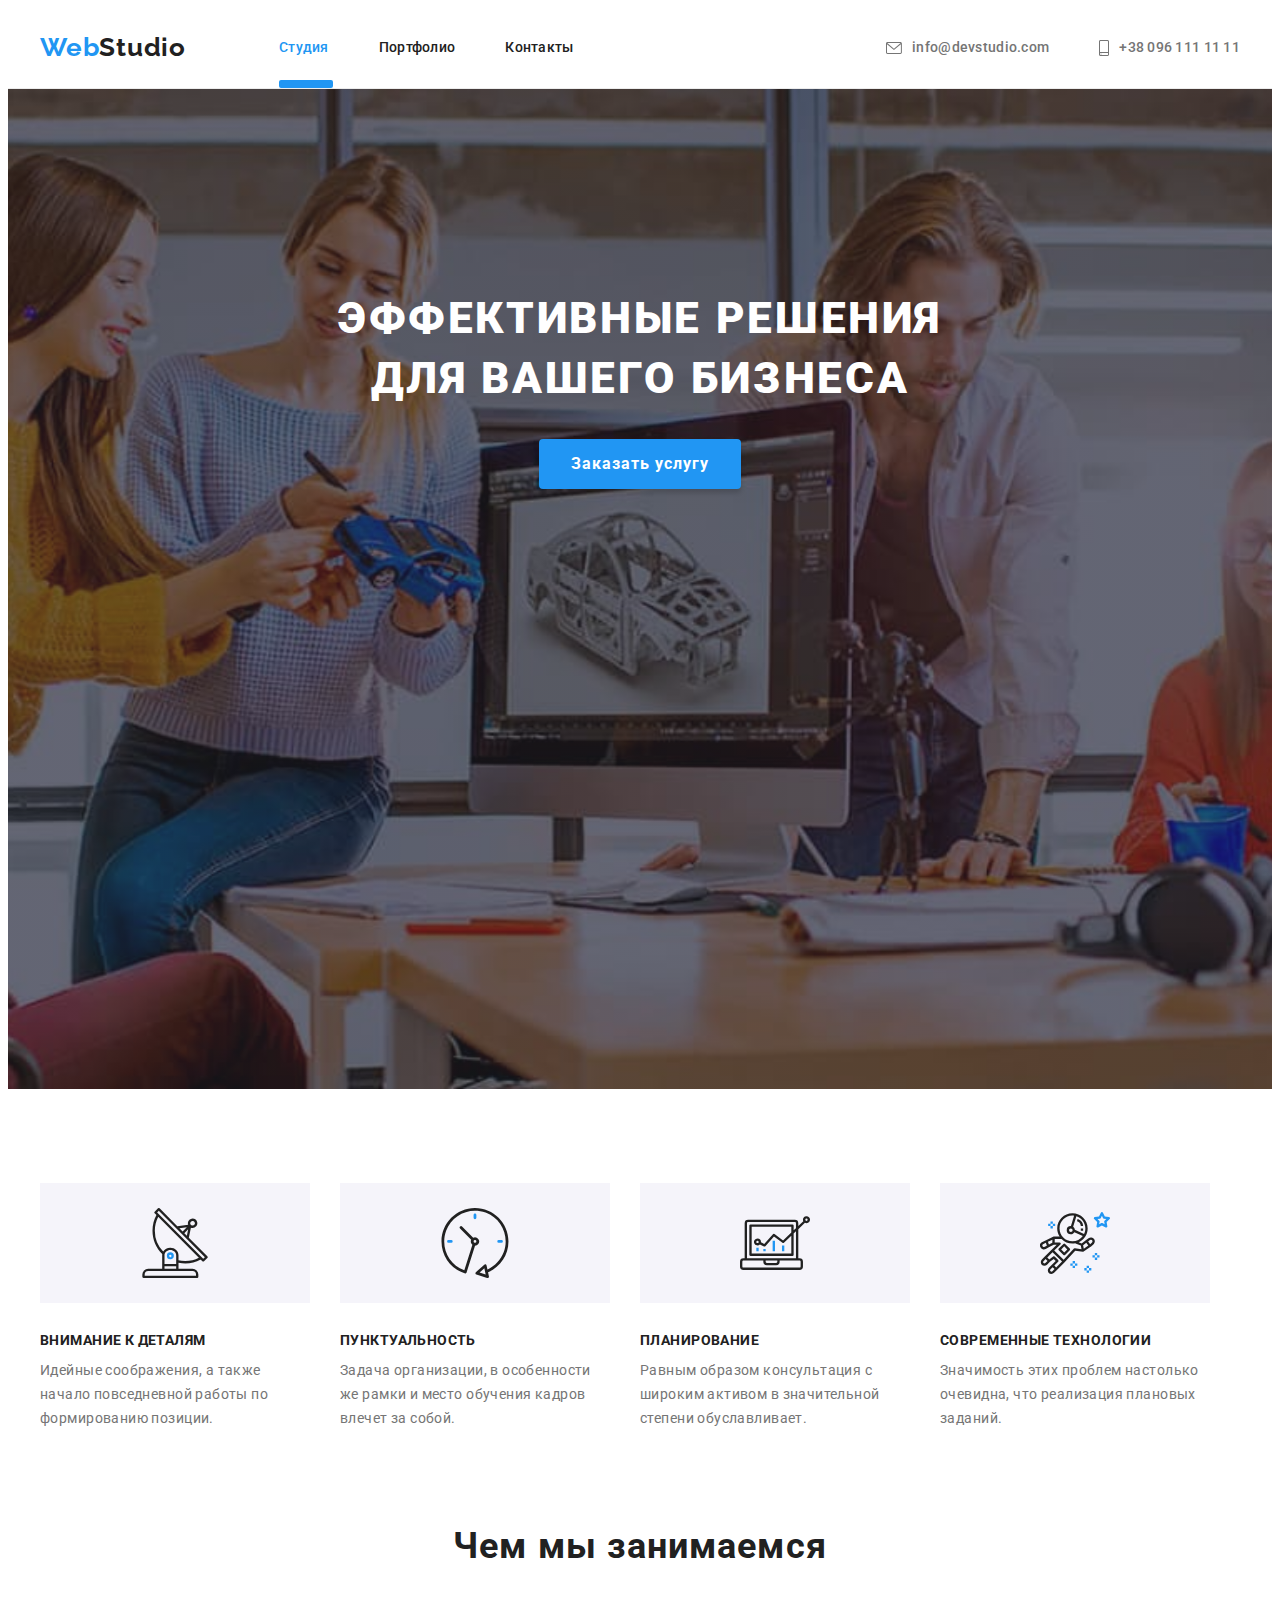
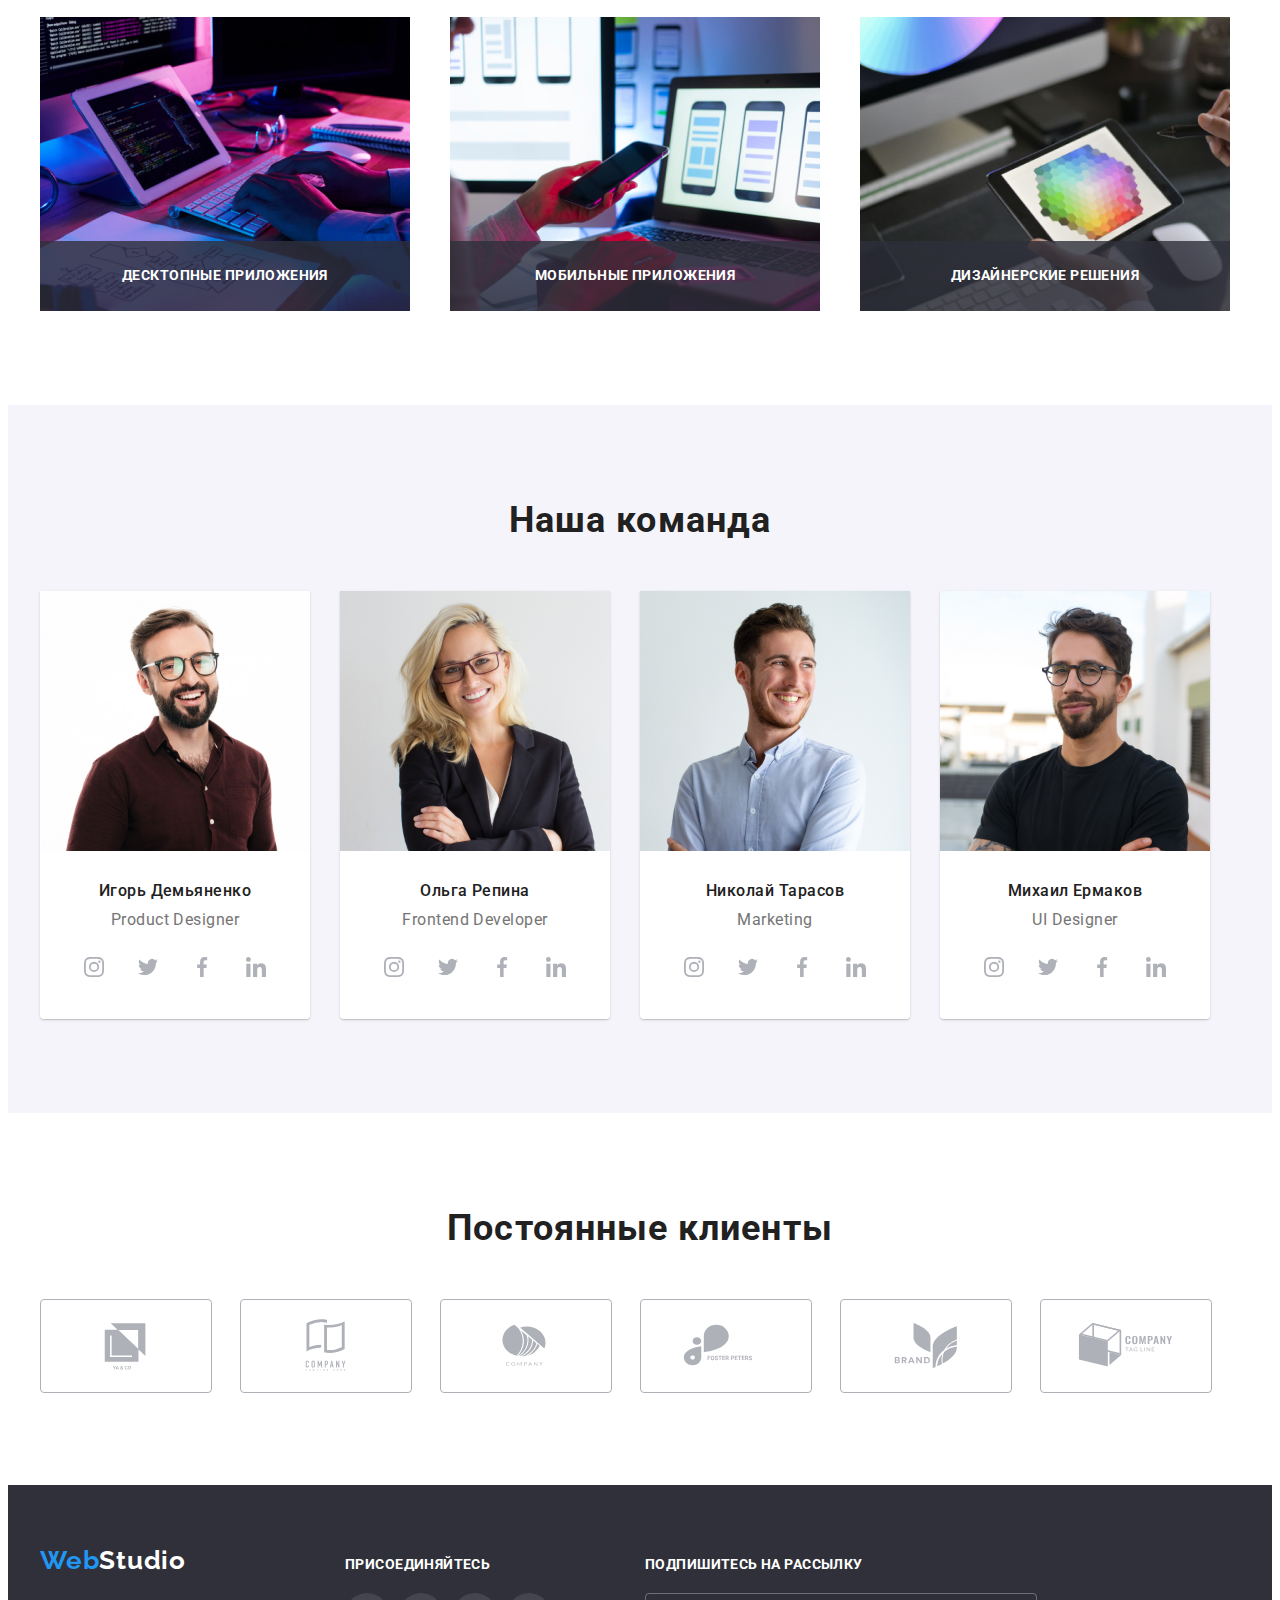
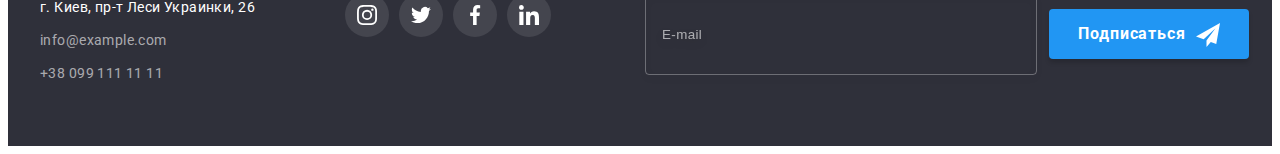
<file: index.html>
<!DOCTYPE html>
<html lang="ru">
  <head>
    <meta charset="UTF-8" />
    <meta http-equiv="X-UA-Compatible" content="IE=edge" />
    <meta name="viewport" content="width=device-width, initial-scale=1.0" />
    <title>WebStudio</title>
    <link rel="preconnect" href="https://fonts.googleapis.com" />
    <link rel="preconnect" href="https://fonts.gstatic.com" crossorigin />
    <link
      href="https://fonts.googleapis.com/css2?family=Raleway:wght@700&family=Roboto:wght@400;500;700;900&display=swap"
      rel="stylesheet"
    />
    <link
      rel="stylesheet"
      href="https://cdnjs.cloudflare.com/ajax/libs/modern-normalize/1.1.0/modern-normalize.min.css"
      integrity="sha512-wpPYUAdjBVSE4KJnH1VR1HeZfpl1ub8YT/NKx4PuQ5NmX2tKuGu6U/JRp5y+Y8XG2tV+wKQpNHVUX03MfMFn9Q=="
      crossorigin="anonymous"
      referrerpolicy="no-referrer"
    />
    <link rel="stylesheet" href="./css/main.min.css" />
  </head>

  <body>
    <!-- Header -->
    <header class="page-header">
      <div class="container page-header__container">
        <a href="./index.html" lang="en" class="logo page-header__logo link">
          <span class="logo__text--accent">Web</span>Studio</a
        >

        <nav class="page-nav">
          <ul class="page-nav__list list">
            <li class="page-nav__item">
              <a href="./index.html" class="page-nav__link page-nav__link--current link">Студия</a>
            </li>
            <li class="page-nav__item">
              <a href="./portfolio.html" class="page-nav__link link">Портфолио</a>
            </li>
            <li class="page-nav__item"><a href="" class="page-nav__link link">Контакты</a></li>
          </ul>
        </nav>

        <ul class="contacts page-header__contacts list">
          <li class="contacts__item">
            <a href="mailto:info@devstudio.com" class="contacts__link link">
              <svg class="contacts__icon" width="16" height="12">
                <use href="./images/icons.svg#icon-envelope"></use></svg
              >info@devstudio.com</a
            >
          </li>

          <li class="contacts__item">
            <a href="tel:+380991111111" class="contacts__link link">
              <svg class="contacts__icon" width="10" height="16">
                <use href="./images/icons.svg#icon-smartphone"></use></svg
              >+38 096 111 11 11</a
            >
          </li>
        </ul>
      </div>
    </header>

    <!-- Main section of the page -->
    <main>
      <!-- Hero part -->
      <section class="hero">
        <div class="hero__image">
          <div class="container">
            <h1 class="hero__title">Эффективные решения для вашего бизнеса</h1>
            <button type="button" class="button button--primary" data-modal-open>
              <span class="button__label">Заказать услугу</span>
            </button>
          </div>
        </div>
      </section>

      <!-- Section of advantages -->
      <section class="advantages section">
        <div class="container">
          <h2 class="title advantages__title visually-hidden">Наши особенности</h2>
          <ul class="advantages__list list">
            <li class="advantages__items">
              <div class="advantage-card">
                <div class="advantage-card__tumb">
                  <svg class="advantage-card__icon" width="70" height="70">
                    <use href="./images/icons.svg#icon-antenna"></use>
                  </svg>
                </div>
                <h3 class="advantage-card__name">Внимание к деталям</h3>
                <p class="advantage-card__text">
                  Идейные соображения, а также начало повседневной работы по формированию позиции.
                </p>
              </div>
            </li>

            <li class="advantages__items">
              <div class="advantage-card">
                <div class="advantage-card__tumb">
                  <svg class="advantage-card__icon" width="70" height="70">
                    <use href="./images/icons.svg#icon-clock"></use>
                  </svg>
                </div>
                <h3 class="advantage-card__name">Пунктуальность</h3>
                <p class="advantage-card__text">
                  Задача организации, в особенности же рамки и место обучения кадров влечет за
                  собой.
                </p>
              </div>
            </li>

            <li class="advantages__items">
              <div class="advantage-card">
                <div class="advantage-card__tumb">
                  <svg class="advantage-card__icon" width="70" height="70">
                    <use href="./images/icons.svg#icon-diagram"></use>
                  </svg>
                </div>
                <h3 class="advantage-card__name">Планирование</h3>
                <p class="advantage-card__text">
                  Равным образом консультация с широким активом в значительной степени
                  обуславливает.
                </p>
              </div>
            </li>

            <li class="advantages__items">
              <div class="advantage-card">
                <div class="advantage-card__tumb">
                  <svg class="advantage-card__icon" width="70" height="70">
                    <use href="./images/icons.svg#icon-astronaut"></use>
                  </svg>
                </div>
                <h3 class="advantage-card__name">Современные технологии</h3>
                <p class="advantage-card__text">
                  Значимость этих проблем настолько очевидна, что реализация плановых заданий.
                </p>
              </div>
            </li>
          </ul>
        </div>
      </section>

      <!-- Section about -->
      <section class="about">
        <div class="container">
          <h2 class="title about__title">Чем мы занимаемся</h2>
          <ul class="about__list list">
            <li class="about__item">
              <img
                src="./images/computer-working.jpg"
                alt="Разработка алгоритма"
                width="370"
                height="294"
                class="about__image"
              />
              <p class="about__text">Десктопные приложения</p>
            </li>

            <li class="about__item">
              <img
                src="./images/laptop-working.jpg"
                alt="Разработка приложения"
                width="370"
                height="294"
                class="about__image"
              />
              <p class="about__text">Мобильные приложения</p>
            </li>

            <li class="about__item">
              <img
                src="./images/tablet-working.jpg"
                alt="Подбор палитры цветов"
                width="370"
                height="294"
                class="about__image"
              />
              <p class="about__text">Дизайнерские решения</p>
            </li>
          </ul>
        </div>
      </section>

      <!-- Section of team members presentation -->
      <section class="team section">
        <div class="container">
          <h2 class="title team__title">Наша команда</h2>
          <ul class="team__list list">
            <li class="team__item">
              <div class="member-card">
                <img
                  src="./images/demianenko.jpg"
                  alt="Product Designer"
                  width="270"
                  height="260"
                  class="member-card__image"
                />
                <div class="member-card__meta">
                  <h3 class="member-card__name">Игорь Демьяненко</h3>
                  <p lang="en" class="member-card__text">Product Designer</p>

                  <ul class="socials list">
                    <li class="socials__item">
                      <a href="" class="socials__link" aria-label="instagram">
                        <svg class="socials__icon" width="20" height="20">
                          <use href="./images/icons.svg#icon-instagram"></use>
                        </svg>
                      </a>
                    </li>
                    <li class="socials__item">
                      <a href="" class="socials__link" aria-label="twitter">
                        <svg class="socials__icon" width="20" height="20">
                          <use href="./images/icons.svg#icon-twitter"></use>
                        </svg>
                      </a>
                    </li>
                    <li class="socials__item">
                      <a href="" class="socials__link" aria-label="facebook">
                        <svg class="socials__icon" width="20" height="20">
                          <use href="./images/icons.svg#icon-facebook"></use>
                        </svg>
                      </a>
                    </li>
                    <li class="socials__item">
                      <a href="" class="socials__link" aria-label="linkedin">
                        <svg class="socials__icon" width="20" height="20">
                          <use href="./images/icons.svg#icon-linkedin"></use>
                        </svg>
                      </a>
                    </li>
                  </ul>
                </div>
              </div>
            </li>

            <li class="team__item">
              <div class="member-card">
                <img
                  src="./images/repina.jpg"
                  alt="Frontend Developer"
                  width="270"
                  height="260"
                  class="member-card__image"
                />
                <div class="member-card__meta">
                  <h3 class="member-card__name">Ольга Репина</h3>
                  <p lang="en" class="member-card__text">Frontend Developer</p>

                  <ul class="socials list">
                    <li class="socials__item">
                      <a href="" class="socials__link" aria-label="instagram">
                        <svg class="socials__icon" width="20" height="20">
                          <use href="./images/icons.svg#icon-instagram"></use>
                        </svg>
                      </a>
                    </li>
                    <li class="socials__item">
                      <a href="" class="socials__link" aria-label="twitter">
                        <svg class="socials__icon" width="20" height="20">
                          <use href="./images/icons.svg#icon-twitter"></use>
                        </svg>
                      </a>
                    </li>
                    <li class="socials__item">
                      <a href="" class="socials__link" aria-label="facebook">
                        <svg class="socials__icon" width="20" height="20">
                          <use href="./images/icons.svg#icon-facebook"></use>
                        </svg>
                      </a>
                    </li>
                    <li class="socials__item">
                      <a href="" class="socials__link" aria-label="linkedin">
                        <svg class="socials__icon" width="20" height="20">
                          <use href="./images/icons.svg#icon-linkedin"></use>
                        </svg>
                      </a>
                    </li>
                  </ul>
                </div>
              </div>
            </li>

            <li class="team__item">
              <div class="member-card">
                <img
                  src="./images/tarasov.jpg"
                  alt="Marketing"
                  width="270"
                  height="260"
                  class="member-card__image"
                />
                <div class="member-card__meta">
                  <h3 class="member-card__name">Николай Тарасов</h3>
                  <p lang="en" class="member-card__text">Marketing</p>

                  <ul class="socials list">
                    <li class="socials__item">
                      <a href="" class="socials__link" aria-label="instagram">
                        <svg class="socials__icon" width="20" height="20">
                          <use href="./images/icons.svg#icon-instagram"></use>
                        </svg>
                      </a>
                    </li>
                    <li class="socials__item">
                      <a href="" class="socials__link" aria-label="twitter">
                        <svg class="socials__icon" width="20" height="20">
                          <use href="./images/icons.svg#icon-twitter"></use>
                        </svg>
                      </a>
                    </li>
                    <li class="socials__item">
                      <a href="" class="socials__link" aria-label="facebook">
                        <svg class="socials__icon" width="20" height="20">
                          <use href="./images/icons.svg#icon-facebook"></use>
                        </svg>
                      </a>
                    </li>
                    <li class="socials__item">
                      <a href="" class="socials__link" aria-label="linkedin">
                        <svg class="socials__icon" width="20" height="20">
                          <use href="./images/icons.svg#icon-linkedin"></use>
                        </svg>
                      </a>
                    </li>
                  </ul>
                </div>
              </div>
            </li>

            <li class="team__item">
              <div class="member-card">
                <img
                  src="./images/yermakov.jpg"
                  alt="UI Designer"
                  width="270"
                  height="260"
                  class="member-card__image"
                />
                <div class="member-card__meta">
                  <h3 class="member-card__name">Михаил Ермаков</h3>
                  <p lang="en" class="member-card__text">UI Designer</p>

                  <ul class="socials list">
                    <li class="socials__item">
                      <a href="" class="socials__link" aria-label="instagram">
                        <svg class="socials__icon" width="20" height="20">
                          <use href="./images/icons.svg#icon-instagram"></use>
                        </svg>
                      </a>
                    </li>
                    <li class="socials__item">
                      <a href="" class="socials__link" aria-label="twitter">
                        <svg class="socials__icon" width="20" height="20">
                          <use href="./images/icons.svg#icon-twitter"></use>
                        </svg>
                      </a>
                    </li>
                    <li class="socials__item">
                      <a href="" class="socials__link" aria-label="facebook">
                        <svg class="socials__icon" width="20" height="20">
                          <use href="./images/icons.svg#icon-facebook"></use>
                        </svg>
                      </a>
                    </li>
                    <li class="socials__item">
                      <a href="" class="socials__link" aria-label="linkedin">
                        <svg class="socials__icon" width="20" height="20">
                          <use href="./images/icons.svg#icon-linkedin"></use>
                        </svg>
                      </a>
                    </li>
                  </ul>
                </div>
              </div>
            </li>
          </ul>
        </div>
      </section>

      <!-- Section of clients -->

      <section class="companies section">
        <div class="container">
          <h2 class="title companies__title">Постоянные клиенты</h2>
          <ul class="companies__list list">
            <li class="companies__item">
              <a href="" class="companies__link">
                <svg class="companies__icon" width="106" height="60">
                  <use href="./images/icons.svg#icon-client-one"></use>
                </svg>
              </a>
            </li>

            <li class="companies__item">
              <a href="" class="companies__link">
                <svg class="companies__icon" width="106" height="60">
                  <use href="./images/icons.svg#icon-client-two"></use>
                </svg>
              </a>
            </li>

            <li class="companies__item">
              <a href="" class="companies__link">
                <svg class="companies__icon" width="106" height="60">
                  <use href="./images/icons.svg#icon-client-three"></use>
                </svg>
              </a>
            </li>

            <li class="companies__item">
              <a href="" class="companies__link">
                <svg class="companies__icon" width="106" height="60">
                  <use href="./images/icons.svg#icon-client-four"></use>
                </svg>
              </a>
            </li>

            <li class="companies__item">
              <a href="" class="companies__link">
                <svg class="companies__icon" width="106" height="60">
                  <use href="./images/icons.svg#icon-client-five"></use>
                </svg>
              </a>
            </li>

            <li class="companies__item">
              <a href="" class="companies__link">
                <svg class="companies__icon" width="106" height="60">
                  <use href="./images/icons.svg#icon-client-six"></use>
                </svg>
              </a>
            </li>
          </ul>
        </div>
      </section>
    </main>

    <!-- Footer -->
    <!-- Footer adress -->
    <footer class="footer">
      <div class="container footer__container">
        <div class="footer__adress-wrapper">
          <a href="./index.html" lang="en" class="logo footer__logo link"
            ><span class="logo__text--accent">Web</span>Studio</a
          >
          <address class="adress">
            <ul class="adress__list list">
              <li class="adress__item">
                <a
                  href="https://goo.gl/maps/kHpRwScm4gV7EPfF7"
                  target="_blank"
                  rel="noopener noreferer nofollow"
                  class="adress__link link"
                  >г. Киев, пр-т Леси Украинки, 26</a
                >
              </li>

              <li class="adress__item">
                <a href="mailto:info@example.com" class="adress__link adress__link--colored link"
                  >info@example.com</a
                >
              </li>

              <li class="adress__item">
                <a href="tel:+380991111111" class="adress__link adress__link--colored link"
                  >+38 099 111 11 11</a
                >
              </li>
            </ul>
          </address>
        </div>

        <!-- Footer social links -->
        <div class="footer__socials-wrapper">
          <p class="footer__title">Присоединяйтесь</p>
          <ul class="socials list">
            <li class="socials__item">
              <a href="" class="socials__link socials__link--dark" aria-label="instagram">
                <svg class="socials__icon" width="20" height="20">
                  <use href="./images/icons.svg#icon-instagram"></use>
                </svg>
              </a>
            </li>
            <li class="socials__item">
              <a href="" class="socials__link socials__link--dark" aria-label="twitter">
                <svg class="socials__icon" width="20" height="20">
                  <use href="./images/icons.svg#icon-twitter"></use>
                </svg>
              </a>
            </li>
            <li class="socials__item">
              <a href="" class="socials__link socials__link--dark" aria-label="facebook">
                <svg class="socials__icon" width="20" height="20">
                  <use href="./images/icons.svg#icon-facebook"></use>
                </svg>
              </a>
            </li>
            <li class="socials__item">
              <a href="" class="socials__link socials__link--dark" aria-label="linkedin">
                <svg class="socials__icon" width="20" height="20">
                  <use href="./images/icons.svg#icon-linkedin"></use>
                </svg>
              </a>
            </li>
          </ul>
        </div>

        <div class="footer__form-wrapper">
          <p class="footer__title">Подпишитесь на рассылку</p>
          <form class="sign-form">
            <label>
              <input type="email" name="user-mail" class="sign-form__email" placeholder="E-mail"
            /></label>
            <button type="submit " class="button button--primary footer__button">
              Подписаться<svg class="button-icon button-icon--append" width="24" height="24">
                <use href="./images/icons.svg#icon-send"></use>
              </svg>
            </button>
          </form>
        </div>
      </div>
    </footer>

    <!-- Modal windows -->
    <div class="backdrop is-hidden" data-modal>
      <div class="modal-window backdrop__modal-window">
        <button type="button" class="close-button modal-window__close-button" data-modal-close>
          <svg class="close-button__icon" width="11" height="11">
            <use href="./images/icons.svg#icon-close"></use>
          </svg>
        </button>

        <p class="modal-window__title">Оставьте свои данные, мы вам перезвоним</p>

        <form class="registration-form">
          <div class="registration-form__wrapper">
            <div class="registration-form__element">
              <label for="user-name" class="registration-form__label">Имя</label>
              <div class="registration-form__wrap">
                <input
                  type="text"
                  id="user-name"
                  name="user-name"
                  class="registration-form__input"
                  placeholder=" "
                />
                <svg class="registration-form__icon" width="18" height="18">
                  <use href="./images/icons.svg#icon-email-black"></use>
                </svg>
              </div>
            </div>

            <div class="registration-form__element">
              <label for="user-tel" class="registration-form__label">Телефон</label>
              <div class="registration-form__wrap">
                <input
                  type="tel"
                  id="user-tel"
                  name="user-tel"
                  class="registration-form__input"
                  placeholder=" "
                />
                <svg class="registration-form__icon" width="18" height="18">
                  <use href="./images/icons.svg#icon-phone-black"></use>
                </svg>
              </div>
            </div>

            <div class="registration-form__element">
              <label for="user-email" class="registration-form__label">Почта</label>
              <div class="registration-form__wrap">
                <input
                  type="email"
                  id="user-email"
                  name="user-email"
                  class="registration-form__input"
                  placeholder=" "
                />
                <svg class="registration-form__icon" width="18" height="18">
                  <use href="./images/icons.svg#icon-person-black"></use>
                </svg>
              </div>
            </div>

            <div class="registration-form__element">
              <label for="user-comment" class="registration-form__label">Комментарий</label>
              <textarea
                name="user-comment"
                id="user-comment"
                cols="30"
                rows="10"
                placeholder="Введите текст"
                class="registration-form__comment"
              ></textarea>
            </div>
          </div>

          <div class="license-form registration-form__license-form">
            <input
              type="checkbox"
              id="user-license"
              name="user-license"
              value="true"
              class="license-form__input visually-hidden"
            />
            <label class="license-form__label" for="user-license">
              <span class="license-form__checkbox">
                <svg class="license-form__icon" width="11" height="8">
                  <use href="./images/icons.svg#icon-checked"></use>
                </svg>
              </span>
              <span
                >Соглашаюсь с рассылкой и принимаю
                <a href="" class="license-form__agreement"> Условия договора</a></span
              >
            </label>
          </div>

          <div class="modal-window__button">
            <button type="submit" class="button button--primary">Отправить</button>
          </div>
        </form>
      </div>
    </div>

    <script src="./js/modal.js"></script>
  </body>
</html>
</file>
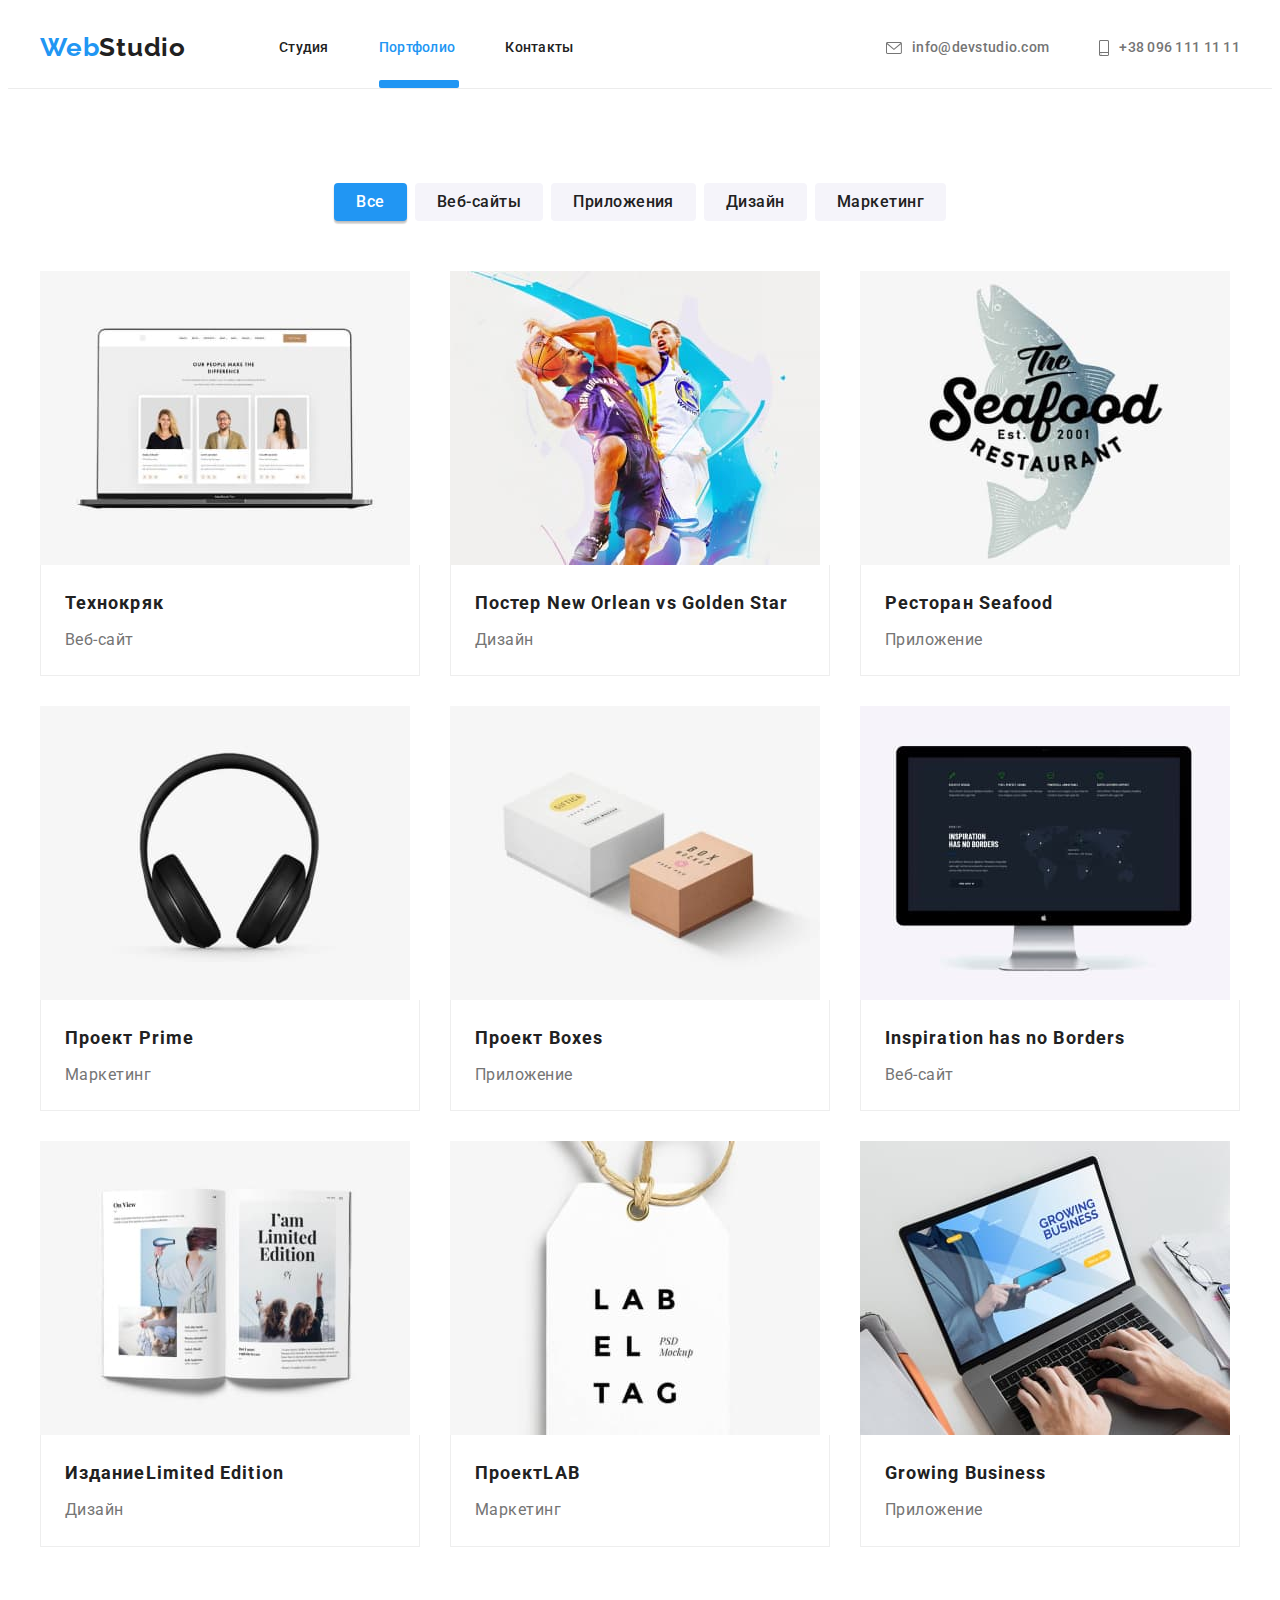
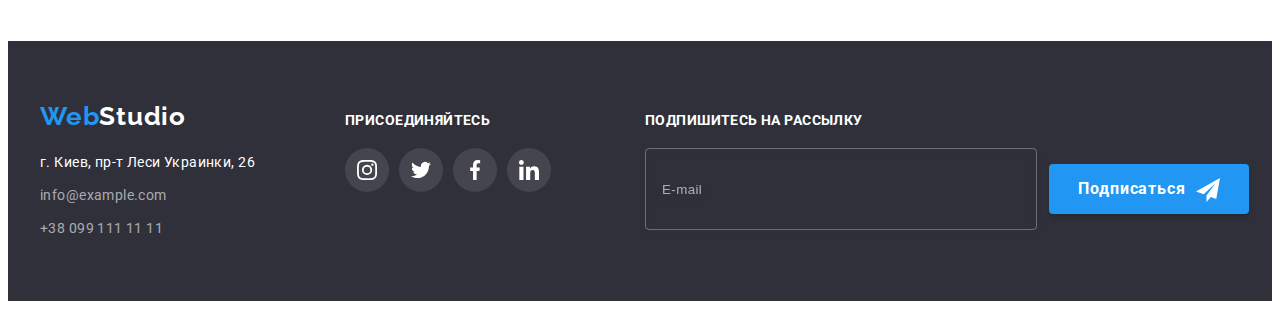
<file: portfolio.html>
<!DOCTYPE html>
<html lang="ru">
  <head>
    <meta charset="UTF-8" />
    <meta http-equiv="X-UA-Compatible" content="IE=edge" />
    <meta name="viewport" content="width=device-width, initial-scale=1.0" />
    <title>Portfolio</title>
    <link rel="preconnect" href="https://fonts.googleapis.com" />
    <link rel="preconnect" href="https://fonts.gstatic.com" crossorigin />
    <link
      href="https://fonts.googleapis.com/css2?family=Raleway:wght@700&family=Roboto:wght@400;500;700;900&display=swap"
      rel="stylesheet"
    />
    <link
      rel="stylesheet"
      href="https://cdnjs.cloudflare.com/ajax/libs/modern-normalize/1.1.0/modern-normalize.min.css"
      integrity="sha512-wpPYUAdjBVSE4KJnH1VR1HeZfpl1ub8YT/NKx4PuQ5NmX2tKuGu6U/JRp5y+Y8XG2tV+wKQpNHVUX03MfMFn9Q=="
      crossorigin="anonymous"
      referrerpolicy="no-referrer"
    />
    <link rel="stylesheet" href="./css/main.min.css" />
  </head>

  <body>
    <!-- Header -->
    <header class="page-header">
      <div class="container page-header__container">
        <a href="./index.html" lang="en" class="logo page-header__logo link">
          <span class="logo__text--accent">Web</span>Studio</a
        >

        <nav class="page-nav">
          <ul class="page-nav__list list">
            <li class="page-nav__item">
              <a href="./index.html" class="page-nav__link link">Студия</a>
            </li>
            <li class="page-nav__item">
              <a href="./portfolio.html" class="page-nav__link page-nav__link--current link"
                >Портфолио</a
              >
            </li>
            <li class="page-nav__item"><a href="" class="page-nav__link link">Контакты</a></li>
          </ul>
        </nav>

        <ul class="contacts page-header__contacts list">
          <li class="contacts__item">
            <a href="mailto:info@devstudio.com" class="contacts__link link">
              <svg class="contacts__icon" width="16" height="12">
                <use href="./images/icons.svg#icon-envelope"></use></svg
              >info@devstudio.com</a
            >
          </li>

          <li class="contacts__item">
            <a href="tel:+380991111111" class="contacts__link link">
              <svg class="contacts__icon" width="10" height="16">
                <use href="./images/icons.svg#icon-smartphone"></use></svg
              >+38 096 111 11 11</a
            >
          </li>
        </ul>
      </div>
    </header>

    <!-- Main section of the page -->
    <main>
      <!-- Section of portfolio works -->
      <section class="works section">
        <div class="container">
          <h1 class="title works__title visually-hidden">Наше портфолио</h1>
          <!-- Filter of works -->
          <ul class="buttons-row works__buttons-row list">
            <li class="buttons-row__item">
              <button type="button" class="button buttons-row__button buttons-row__button--active">
                Все
              </button>
            </li>
            <li class="buttons-row__item">
              <button type="button" class="button buttons-row__button">Веб-сайты</button>
            </li>
            <li class="buttons-row__item">
              <button type="button" class="button buttons-row__button">Приложения</button>
            </li>
            <li class="buttons-row__item">
              <button type="button" class="button buttons-row__button">Дизайн</button>
            </li>
            <li class="buttons-row__item">
              <button type="button" class="button buttons-row__button">Маркетинг</button>
            </li>
          </ul>

          <!-- Works examples -->
          <ul class="examples grid list">
            <li class="examples__item">
              <a href="" class="product-card">
                <div class="product-card__tumb">
                  <img
                    src="./images/technocrack.jpg"
                    alt="Ноутбук"
                    width="370"
                    height="294"
                    class="product-card__image"
                  />
                  <div class="product-card__overlay">
                    <p class="product-card__description">
                      Ресурс предлагает комплексные предложения с разным уровнем функционала и
                      сервисов. Все это позволит посетителю получить исчерпывающие сведения о
                      компании или частном лице.
                    </p>
                  </div>
                </div>

                <div class="product-card__meta">
                  <h2 class="product-card__title">Технокряк</h2>
                  <p class="product-card__text">Веб-сайт</p>
                </div>
              </a>
            </li>

            <li class="examples__item">
              <a href="" class="product-card">
                <div class="product-card__tumb">
                  <img
                    src="./images/game-poster.jpg"
                    alt="Два баскетболиста играют баскетбол"
                    width="370"
                    height="294"
                    class="product-card__image"
                  />
                  <div class="product-card__overlay">
                    <p class="product-card__description">
                      Ресурс предлагает комплексные предложения с разным уровнем функционала и
                      сервисов. Все это позволит посетителю получить исчерпывающие сведения о
                      компании или частном лице.
                    </p>
                  </div>
                </div>

                <div class="product-card__meta">
                  <h2 class="product-card__title">
                    Постер <span lang="en">New Orlean vs Golden Star</span>
                  </h2>
                  <p class="product-card__text">Дизайн</p>
                </div>
              </a>
            </li>

            <li class="examples__item">
              <a href="" class="product-card">
                <div class="product-card__tumb">
                  <img
                    src="./images/restorant.jpg"
                    alt="Логотип ресторана"
                    width="370"
                    height="294"
                    class="product-card__image"
                  />
                  <div class="product-card__overlay">
                    <p class="product-card__description">
                      Ресурс предлагает комплексные предложения с разным уровнем функционала и
                      сервисов. Все это позволит посетителю получить исчерпывающие сведения о
                      компании или частном лице.
                    </p>
                  </div>
                </div>

                <div class="product-card__meta">
                  <h2 class="product-card__title">Ресторан <span lang="en">Seafood</span></h2>
                  <p class="product-card__text">Приложение</p>
                </div>
              </a>
            </li>

            <li class="examples__item">
              <a href="" class="product-card">
                <div class="product-card__tumb">
                  <img
                    src="./images/project-prime.jpg"
                    alt="Наушники"
                    width="370"
                    height="294"
                    class="product-card__image"
                  />
                  <div class="product-card__overlay">
                    <p class="product-card__description">
                      Ресурс предлагает комплексные предложения с разным уровнем функционала и
                      сервисов. Все это позволит посетителю получить исчерпывающие сведения о
                      компании или частном лице.
                    </p>
                  </div>
                </div>

                <div class="product-card__meta">
                  <h2 class="product-card__title">Проект <span lang="en">Prime</span></h2>
                  <p class="product-card__text">Маркетинг</p>
                </div>
              </a>
            </li>

            <li class="examples__item">
              <a href="" class="product-card">
                <div class="product-card__tumb">
                  <img
                    src="./images/project-boxes.jpg"
                    alt="Две картонные коробки"
                    width="370"
                    height="294"
                    class="product-card__image"
                  />
                  <div class="product-card__overlay">
                    <p class="product-card__description">
                      Ресурс предлагает комплексные предложения с разным уровнем функционала и
                      сервисов. Все это позволит посетителю получить исчерпывающие сведения о
                      компании или частном лице.
                    </p>
                  </div>
                </div>

                <div class="product-card__meta">
                  <h2 class="product-card__title">Проект <span lang="en">Boxes</span></h2>
                  <p class="product-card__text">Приложение</p>
                </div>
              </a>
            </li>

            <li class="examples__item">
              <a href="" class="product-card">
                <div class="product-card__tumb">
                  <img
                    src="./images/inspiration.jpg"
                    alt="Монитор компьютера"
                    width="370"
                    height="294"
                    class="product-card__image"
                  />
                  <div class="product-card__overlay">
                    <p class="product-card__description">
                      Ресурс предлагает комплексные предложения с разным уровнем функционала и
                      сервисов. Все это позволит посетителю получить исчерпывающие сведения о
                      компании или частном лице.
                    </p>
                  </div>
                </div>
                <div class="product-card__meta">
                  <h2 lang="en" class="product-card__title">Inspiration has no Borders</h2>
                  <p class="product-card__text">Веб-сайт</p>
                </div>
              </a>
            </li>

            <li class="examples__item">
              <a href="" class="product-card">
                <div class="product-card__tumb">
                  <img
                    src="./images/publisher.jpg"
                    alt="Книга ограниченого тиража"
                    width="370"
                    height="294"
                    class="product-card__image"
                  />
                  <div class="product-card__overlay">
                    <p class="product-card__description">
                      Ресурс предлагает комплексные предложения с разным уровнем функционала и
                      сервисов. Все это позволит посетителю получить исчерпывающие сведения о
                      компании или частном лице.
                    </p>
                  </div>
                </div>
                <div class="product-card__meta">
                  <h2 class="product-card__title">Издание<span lang="en">Limited Edition</span></h2>
                  <p class="product-card__text">Дизайн</p>
                </div>
              </a>
            </li>

            <li class="examples__item">
              <a href="" class="product-card">
                <div class="product-card__tumb">
                  <img
                    src="./images/project-lab.jpg"
                    alt="Ярлык"
                    width="370"
                    height="294"
                    class="product-card__image"
                  />
                  <div class="product-card__overlay">
                    <p class="product-card__description">
                      Ресурс предлагает комплексные предложения с разным уровнем функционала и
                      сервисов. Все это позволит посетителю получить исчерпывающие сведения о
                      компании или частном лице.
                    </p>
                  </div>
                </div>
                <div class="product-card__meta">
                  <h2 class="product-card__title">Проект<span lang="en">LAB</span></h2>
                  <p class="product-card__text">Маркетинг</p>
                </div>
              </a>
            </li>

            <li class="examples__item">
              <a href="" class="product-card">
                <div class="product-card__tumb">
                  <img
                    src="./images/growing-business.jpg"
                    alt="Человек работаэт за ноутбуком"
                    width="370"
                    height="294"
                    class="product-card__image"
                  />
                  <div class="product-card__overlay">
                    <p class="product-card__description">
                      Ресурс предлагает комплексные предложения с разным уровнем функционала и
                      сервисов. Все это позволит посетителю получить исчерпывающие сведения о
                      компании или частном лице.
                    </p>
                  </div>
                </div>
                <div class="product-card__meta">
                  <h2 lang="en" class="product-card__title">Growing Business</h2>
                  <p class="product-card__text">Приложение</p>
                </div>
              </a>
            </li>
          </ul>
        </div>
      </section>
    </main>

    <!-- Footer -->
    <!-- Footer adress -->
    <footer class="footer">
      <div class="container footer__container">
        <div class="footer__adress-wrapper">
          <a href="./index.html" lang="en" class="logo footer__logo link"
            ><span class="logo__text--accent">Web</span>Studio</a
          >
          <address class="adress">
            <ul class="adress__list list">
              <li class="adress__item">
                <a
                  href="https://goo.gl/maps/kHpRwScm4gV7EPfF7"
                  target="_blank"
                  rel="noopener noreferer nofollow"
                  class="adress__link link"
                  >г. Киев, пр-т Леси Украинки, 26</a
                >
              </li>

              <li class="adress__item">
                <a href="mailto:info@example.com" class="adress__link adress__link--colored link"
                  >info@example.com</a
                >
              </li>

              <li class="adress__item">
                <a href="tel:+380991111111" class="adress__link adress__link--colored link"
                  >+38 099 111 11 11</a
                >
              </li>
            </ul>
          </address>
        </div>

        <!-- Footer social links -->
        <div class="footer__socials-wrapper">
          <p class="footer__title">Присоединяйтесь</p>
          <ul class="socials list">
            <li class="socials__item">
              <a href="" class="socials__link socials__link--dark" aria-label="instagram">
                <svg class="socials__icon" width="20" height="20">
                  <use href="./images/icons.svg#icon-instagram"></use>
                </svg>
              </a>
            </li>
            <li class="socials__item">
              <a href="" class="socials__link socials__link--dark" aria-label="twitter">
                <svg class="socials__icon" width="20" height="20">
                  <use href="./images/icons.svg#icon-twitter"></use>
                </svg>
              </a>
            </li>
            <li class="socials__item">
              <a href="" class="socials__link socials__link--dark" aria-label="facebook">
                <svg class="socials__icon" width="20" height="20">
                  <use href="./images/icons.svg#icon-facebook"></use>
                </svg>
              </a>
            </li>
            <li class="socials__item">
              <a href="" class="socials__link socials__link--dark" aria-label="linkedin">
                <svg class="socials__icon" width="20" height="20">
                  <use href="./images/icons.svg#icon-linkedin"></use>
                </svg>
              </a>
            </li>
          </ul>
        </div>

        <div class="footer__form-wrapper">
          <p class="footer__title">Подпишитесь на рассылку</p>
          <form class="sign-form">
            <label>
              <input type="email" name="user-mail" class="sign-form__email" placeholder="E-mail"
            /></label>
            <button type="submit " class="button button--primary footer__button">
              Подписаться<svg class="button-icon button-icon--append" width="24" height="24">
                <use href="./images/icons.svg#icon-send"></use>
              </svg>
            </button>
          </form>
        </div>
      </div>
    </footer>
  </body>
</html>
</file>
<file: css/main.min.css>
.visually-hidden{position:absolute;white-space:nowrap;width:1px;height:1px;overflow:hidden;border:0;padding:0;clip:rect(0 0 0 0);-webkit-clip-path:inset(50%);clip-path:inset(50%);margin:-1px}h1,h2,h3,h4,h5,h6,p,ul{margin-top:0;margin-bottom:0}body{color:#757575;background-color:#fff;font-family:"Roboto",sans-serif}img{display:block;max-width:100%;height:auto}.list{padding-left:0;padding-right:0;list-style:none}.link{text-decoration:none}.grid{margin:calc(30px / -2)}.logo{display:block;padding-top:24px;padding-bottom:25px;font-family:"Raleway",sans-serif;font-weight:700;font-size:26px;letter-spacing:.03em;line-height:1.19;color:#212121}.logo__text--accent{color:#2196f3}.page-nav{display:-webkit-box;display:-ms-flexbox;display:flex;font-weight:500;font-size:14px;letter-spacing:.02em;line-height:1.14}.page-nav__list{display:-webkit-box;display:-ms-flexbox;display:flex;color:#212121}.page-nav__item{position:relative}.page-nav__item:not(:last-child){margin-right:50px}.page-nav__link{display:block;padding-top:32px;padding-bottom:32px;color:inherit;-webkit-transition:color 250ms cubic-bezier(0.4, 0, 0.2, 1);transition:color 250ms cubic-bezier(0.4, 0, 0.2, 1)}.page-nav__link::after{content:"";position:absolute;bottom:0;left:0;width:100%;height:4px;display:block;border:2px solid #2196f3;border-radius:2px;background-color:#2196f3;-webkit-transform:scaleX(0);transform:scaleX(0);-webkit-transition:-webkit-transform 250ms cubic-bezier(0.4, 0, 0.2, 1);transition:-webkit-transform 250ms cubic-bezier(0.4, 0, 0.2, 1);transition:transform 250ms cubic-bezier(0.4, 0, 0.2, 1);transition:transform 250ms cubic-bezier(0.4, 0, 0.2, 1), -webkit-transform 250ms cubic-bezier(0.4, 0, 0.2, 1)}.page-nav__link:hover::after,.page-nav__link:focus::after{-webkit-transform:scaleX(1);transform:scaleX(1)}.page-nav__link:hover,.page-nav__link:focus{color:#2196f3}.page-nav__link--current{color:#2196f3}.page-nav__link--current::after{-webkit-transform:none;transform:none}.contacts{display:-webkit-box;display:-ms-flexbox;display:flex;font-weight:500;font-size:14px;letter-spacing:.02em;line-height:1.14}.contacts__item:not(:last-child){margin-right:50px}.contacts__link{display:block;padding-top:32px;padding-bottom:32px;color:inherit;-webkit-transition:color 250ms cubic-bezier(0.4, 0, 0.2, 1);transition:color 250ms cubic-bezier(0.4, 0, 0.2, 1)}.contacts__link:hover,.contacts__link:focus{color:#2196f3}.contacts__icon{vertical-align:middle;fill:currentColor;margin-right:10px}.button{padding:10px 32px;min-width:200px;height:50px;margin:0;font-weight:700;font-size:16px;letter-spacing:.06em;line-height:1.88;font-family:inherit;text-align:center;cursor:pointer;color:#212121;background-color:#f5f4fa;border-radius:4px;border:rgba(0,0,0,0);-webkit-transition:background-color 250ms cubic-bezier(0.4, 0, 0.2, 1),color 250ms cubic-bezier(0.4, 0, 0.2, 1),-webkit-box-shadow 250ms cubic-bezier(0.4, 0, 0.2, 1);transition:background-color 250ms cubic-bezier(0.4, 0, 0.2, 1),color 250ms cubic-bezier(0.4, 0, 0.2, 1),-webkit-box-shadow 250ms cubic-bezier(0.4, 0, 0.2, 1);transition:background-color 250ms cubic-bezier(0.4, 0, 0.2, 1),color 250ms cubic-bezier(0.4, 0, 0.2, 1),box-shadow 250ms cubic-bezier(0.4, 0, 0.2, 1);transition:background-color 250ms cubic-bezier(0.4, 0, 0.2, 1),color 250ms cubic-bezier(0.4, 0, 0.2, 1),box-shadow 250ms cubic-bezier(0.4, 0, 0.2, 1),-webkit-box-shadow 250ms cubic-bezier(0.4, 0, 0.2, 1)}.button:hover,.button:focus{background-color:#188ce8}.button-icon{vertical-align:middle;fill:currentColor}.button-icon--append{margin-left:10px}.button--primary{-webkit-box-shadow:0px 4px 4px rgba(0,0,0,.15);box-shadow:0px 4px 4px rgba(0,0,0,.15);color:#fff;background-color:#2196f3}.title{font-weight:700;font-size:36px;letter-spacing:.03em;line-height:1.17;text-align:center;color:#212121}.advantage-card{max-width:270px}.advantage-card__tumb{display:-webkit-box;display:-ms-flexbox;display:flex;-webkit-box-pack:center;-ms-flex-pack:center;justify-content:center;-webkit-box-align:center;-ms-flex-align:center;align-items:center;margin-bottom:30px;height:120px;background-color:#f5f4fa}.advantage-card__icon{width:70px;height:70px}.advantage-card__name{margin-bottom:10px;font-weight:700;font-size:14px;letter-spacing:.03em;line-height:1.14;text-transform:uppercase;color:#212121}.advantage-card__text{font-size:14px;letter-spacing:.03em;line-height:1.71}.member-card{-ms-flex-preferred-size:calc(100% - 3 * 30px / 4);flex-basis:calc(100% - 3 * 30px / 4)}.member-card__meta{padding-top:30px;padding-bottom:30px;background-color:#fff;border-radius:0px 0px 4px 4px}.member-card__name{margin-bottom:10px;font-weight:500;font-size:16px;color:#212121}.member-card__text{margin-bottom:16px}.socials{display:-webkit-box;display:-ms-flexbox;display:flex;-webkit-box-pack:center;-ms-flex-pack:center;justify-content:center}.socials__item{height:44px;width:44px}.socials__item:not(:last-child){margin-right:10px}.socials__link{width:100%;height:100%;display:-webkit-box;display:-ms-flexbox;display:flex;-webkit-box-pack:center;-ms-flex-pack:center;justify-content:center;-webkit-box-align:center;-ms-flex-align:center;align-items:center;color:#afb1b8;background-color:rgba(0,0,0,0);border-radius:50%;-webkit-transition:color 250ms cubic-bezier(0.4, 0, 0.2, 1),background-color 250ms cubic-bezier(0.4, 0, 0.2, 1);transition:color 250ms cubic-bezier(0.4, 0, 0.2, 1),background-color 250ms cubic-bezier(0.4, 0, 0.2, 1)}.socials__link:hover,.socials__link:focus{color:#fff;background-color:#2196f3}.socials__icon{fill:currentColor}.socials__link--dark{background-color:rgba(255,255,255,.1);color:#fff}.adress__item{font-size:14px;letter-spacing:.03em;line-height:1.71;color:#fff}.adress__item:not(:last-child){margin-bottom:9px}.adress__link{color:inherit;font-style:normal;-webkit-transition:color 250ms cubic-bezier(0.4, 0, 0.2, 1);transition:color 250ms cubic-bezier(0.4, 0, 0.2, 1)}.adress__link:hover,.adress__link:focus{color:#2196f3}.adress__link--colored{color:rgba(255,255,255,.6)}.sign-form{display:-webkit-box;display:-ms-flexbox;display:flex;-webkit-box-align:center;-ms-flex-align:center;align-items:center}.sign-form__email{margin-right:12px;padding:15px 16px;width:358px;height:50px;background:rgba(0,0,0,0);border:1px solid rgba(255,255,255,.3);-webkit-filter:drop-shadow(0px 4px 4px rgba(0, 0, 0, 0.15));filter:drop-shadow(0px 4px 4px rgba(0, 0, 0, 0.15));border-radius:4px;color:rgba(255,255,255,.6);-webkit-transition:-webkit-transition 250ms cubic-bezier(0.4, 0, 0.2, 1);transition:-webkit-transition 250ms cubic-bezier(0.4, 0, 0.2, 1);transition:transition 250ms cubic-bezier(0.4, 0, 0.2, 1);transition:transition 250ms cubic-bezier(0.4, 0, 0.2, 1), -webkit-transition 250ms cubic-bezier(0.4, 0, 0.2, 1)}.sign-form__email::-webkit-input-placeholder{letter-spacing:.03em;line-height:1.25;color:rgba(255,255,255,.6)}.sign-form__email::-moz-placeholder{letter-spacing:.03em;line-height:1.25;color:rgba(255,255,255,.6)}.sign-form__email:-ms-input-placeholder{letter-spacing:.03em;line-height:1.25;color:rgba(255,255,255,.6)}.sign-form__email::-ms-input-placeholder{letter-spacing:.03em;line-height:1.25;color:rgba(255,255,255,.6)}.sign-form__email::placeholder{letter-spacing:.03em;line-height:1.25;color:rgba(255,255,255,.6)}.sign-form__email:focus,.sign-form__email:hover{outline:rgba(0,0,0,0);border-color:#2196f3}.backdrop{position:fixed;top:0;left:0;width:100vw;height:100vh;background-color:rgba(0,0,0,.2);opacity:1;visibility:visible;-webkit-transition:opacity 250ms cubic-bezier(0.4, 0, 0.2, 1),visibility 250ms cubic-bezier(0.4, 0, 0.2, 1);transition:opacity 250ms cubic-bezier(0.4, 0, 0.2, 1),visibility 250ms cubic-bezier(0.4, 0, 0.2, 1)}.backdrop.is-hidden{opacity:0;pointer-events:none;visibility:hidden}.backdrop__modal-window{position:absolute;top:50%;left:50%;-webkit-transform:translate(-50%, -50%) scale(1);transform:translate(-50%, -50%) scale(1)}.modal-window{padding:40px;min-height:581px;min-width:528px;background-color:#fff;-webkit-box-shadow:0px 1px 3px rgba(0,0,0,.12),0px 1px 1px rgba(0,0,0,.14),0px 2px 1px rgba(0,0,0,.2);box-shadow:0px 1px 3px rgba(0,0,0,.12),0px 1px 1px rgba(0,0,0,.14),0px 2px 1px rgba(0,0,0,.2);border-radius:4px;opacity:1;-webkit-transition:opacity 250ms cubic-bezier(0.4, 0, 0.2, 1),-webkit-transform 250ms cubic-bezier(0.4, 0, 0.2, 1);transition:opacity 250ms cubic-bezier(0.4, 0, 0.2, 1),-webkit-transform 250ms cubic-bezier(0.4, 0, 0.2, 1);transition:transform 250ms cubic-bezier(0.4, 0, 0.2, 1),opacity 250ms cubic-bezier(0.4, 0, 0.2, 1);transition:transform 250ms cubic-bezier(0.4, 0, 0.2, 1),opacity 250ms cubic-bezier(0.4, 0, 0.2, 1),-webkit-transform 250ms cubic-bezier(0.4, 0, 0.2, 1)}.modal-window__title{margin-bottom:12px;font-weight:700;font-size:20px;letter-spacing:.03em;line-height:1.15;text-align:center;color:#212121}.backdrop.is-hidden .modal-window{opacity:0;-webkit-transform:translate(-50%, -50%) scale(1.1);transform:translate(-50%, -50%) scale(1.1)}.modal-window__close-button{position:absolute;right:8px;top:8px}.modal-window__button{text-align:center}.close-button{display:-webkit-box;display:-ms-flexbox;display:flex;-webkit-box-pack:center;-ms-flex-pack:center;justify-content:center;-webkit-box-align:center;-ms-flex-align:center;align-items:center;width:30px;height:30px;background:#fff;border:1px solid rgba(0,0,0,.1);border-radius:50%;fill:#757575;-webkit-transition:color 250ms cubic-bezier(0.4, 0, 0.2, 1);transition:color 250ms cubic-bezier(0.4, 0, 0.2, 1)}.close-button:hover{color:#2196f3}.close-button__icon{fill:currentColor}.registration-form__element{color:#212121;margin-bottom:10px}.registration-form__element:last-child{margin-bottom:20px}.registration-form__wrap{position:relative}.registration-form__label{margin-bottom:4px;font-size:12px;letter-spacing:.01em;line-height:1.17;color:#757575}.registration-form__input{display:block;width:100%;height:40px;padding:10px 12px 10px 42px;font:inherit;border:1px solid rgba(33,33,33,.2);border-radius:4px;font-size:14px;color:inherit;-webkit-transition:border 250ms cubic-bezier(0.4, 0, 0.2, 1);transition:border 250ms cubic-bezier(0.4, 0, 0.2, 1)}.registration-form__icon{position:absolute;top:50%;left:12px;-webkit-transform:translateY(-50%);transform:translateY(-50%);fill:currentColor;-webkit-transition:color 250ms cubic-bezier(0.4, 0, 0.2, 1);transition:color 250ms cubic-bezier(0.4, 0, 0.2, 1)}.registration-form__input:focus,.registration-form__input:hover{outline:rgba(0,0,0,0);border:1px solid #2196f3}.registration-form__input:focus,.registration-form__input:hover~.registration-form__icon{color:#2196f3}.registration-form__comment{padding:12px 16px;width:100%;height:120px;resize:none;border:1px solid rgba(33,33,33,.2);border-radius:4px;font:inherit;font-size:14px;-webkit-transition:border-color 250ms cubic-bezier(0.4, 0, 0.2, 1),-webkit-transition 250ms cubic-bezier(0.4, 0, 0.2, 1);transition:border-color 250ms cubic-bezier(0.4, 0, 0.2, 1),-webkit-transition 250ms cubic-bezier(0.4, 0, 0.2, 1);transition:transition 250ms cubic-bezier(0.4, 0, 0.2, 1),border-color 250ms cubic-bezier(0.4, 0, 0.2, 1);transition:transition 250ms cubic-bezier(0.4, 0, 0.2, 1),border-color 250ms cubic-bezier(0.4, 0, 0.2, 1),-webkit-transition 250ms cubic-bezier(0.4, 0, 0.2, 1)}.registration-form__comment::-webkit-input-placeholder{font-size:12px;letter-spacing:.01em;line-height:1.17;color:rgba(117,117,117,.5)}.registration-form__comment::-moz-placeholder{font-size:12px;letter-spacing:.01em;line-height:1.17;color:rgba(117,117,117,.5)}.registration-form__comment:-ms-input-placeholder{font-size:12px;letter-spacing:.01em;line-height:1.17;color:rgba(117,117,117,.5)}.registration-form__comment::-ms-input-placeholder{font-size:12px;letter-spacing:.01em;line-height:1.17;color:rgba(117,117,117,.5)}.registration-form__comment::placeholder{font-size:12px;letter-spacing:.01em;line-height:1.17;color:rgba(117,117,117,.5)}.registration-form__comment:focus,.registration-form__comment:hover{outline:rgba(0,0,0,0);border-color:#2196f3}.registration-form__license-form{margin-bottom:30px}.license-form{width:100%;padding-left:12px}.license-form__label{display:-webkit-box;display:-ms-flexbox;display:flex;-webkit-box-align:center;-ms-flex-align:center;align-items:center;font-size:14px;letter-spacing:.03em;line-height:1.7;cursor:pointer}.license-form__checkbox{display:-webkit-box;display:-ms-flexbox;display:flex;-webkit-box-align:center;-ms-flex-align:center;align-items:center;-webkit-box-pack:center;-ms-flex-pack:center;justify-content:center;margin-right:7px;width:16px;height:15px;border:2px solid #212121;border-radius:2px;background-color:#fff;-webkit-transition:border-color 250ms cubic-bezier(0.4, 0, 0.2, 1),-webkit-transition 250ms cubic-bezier(0.4, 0, 0.2, 1);transition:border-color 250ms cubic-bezier(0.4, 0, 0.2, 1),-webkit-transition 250ms cubic-bezier(0.4, 0, 0.2, 1);transition:transition 250ms cubic-bezier(0.4, 0, 0.2, 1),border-color 250ms cubic-bezier(0.4, 0, 0.2, 1);transition:transition 250ms cubic-bezier(0.4, 0, 0.2, 1),border-color 250ms cubic-bezier(0.4, 0, 0.2, 1),-webkit-transition 250ms cubic-bezier(0.4, 0, 0.2, 1)}.license-form__icon{visibility:hidden;fill:#fff;opacity:0;-webkit-transition:visibility 250ms cubic-bezier(0.4, 0, 0.2, 1),opacity 250ms cubic-bezier(0.4, 0, 0.2, 1);transition:visibility 250ms cubic-bezier(0.4, 0, 0.2, 1),opacity 250ms cubic-bezier(0.4, 0, 0.2, 1)}.license-form__input:checked+.license-form__label>.license-form__checkbox{border-color:rgba(0,0,0,0);background-color:#2196f3}.license-form__input:checked+.license-form__label>.license-form__checkbox .license-form__icon{visibility:visible;opacity:1}.license-form__input:focus+.license-form__label>.license-form__checkbox{border-color:#2196f3}.license-form__agreement{color:#2196f3}.buttons-row{display:-webkit-box;display:-ms-flexbox;display:flex;-webkit-box-pack:center;-ms-flex-pack:center;justify-content:center}.buttons-row__item:not(:last-child){margin-right:8px}.buttons-row__button{padding:6px 22px;min-width:73px;height:38px;color:#212121;background-color:#f5f4fa;font-weight:500;font-size:16px;letter-spacing:.03em;line-height:1.62;font-family:inherit;text-align:center}.buttons-row__button--active{color:#fff;background-color:#2196f3;-webkit-box-shadow:0px 3px 1px rgba(0,0,0,.1),0px 1px 2px rgba(0,0,0,.08),0px 2px 2px rgba(0,0,0,.12);box-shadow:0px 3px 1px rgba(0,0,0,.1),0px 1px 2px rgba(0,0,0,.08),0px 2px 2px rgba(0,0,0,.12)}.buttons-row__button:hover,.buttons-row__button:focus{outline:rgba(0,0,0,0);color:#fff;background-color:#2196f3;-webkit-box-shadow:0px 3px 1px rgba(0,0,0,.1),0px 1px 2px rgba(0,0,0,.08),0px 2px 2px rgba(0,0,0,.12);box-shadow:0px 3px 1px rgba(0,0,0,.1),0px 1px 2px rgba(0,0,0,.08),0px 2px 2px rgba(0,0,0,.12)}.product-card{display:block;text-decoration:none;-webkit-transition:-webkit-box-shadow 250ms cubic-bezier(0.4, 0, 0.2, 1);transition:-webkit-box-shadow 250ms cubic-bezier(0.4, 0, 0.2, 1);transition:box-shadow 250ms cubic-bezier(0.4, 0, 0.2, 1);transition:box-shadow 250ms cubic-bezier(0.4, 0, 0.2, 1), -webkit-box-shadow 250ms cubic-bezier(0.4, 0, 0.2, 1)}.product-card:hover,.product-card:focus{outline:rgba(0,0,0,0);-webkit-box-shadow:0px 1px 1px rgba(0,0,0,.12),0px 4px 4px rgba(0,0,0,.06),1px 4px 6px rgba(0,0,0,.16);box-shadow:0px 1px 1px rgba(0,0,0,.12),0px 4px 4px rgba(0,0,0,.06),1px 4px 6px rgba(0,0,0,.16)}.product-card__tumb{position:relative;overflow:hidden}.product-card__description{position:absolute;top:50%;left:50%;-webkit-transform:translate(-50%, -50%);transform:translate(-50%, -50%);width:322px;min-height:168px;font-size:18px;letter-spacing:.03em;line-height:1.56;color:#fff}.product-card__meta{padding:20px 24px 20px 24px;border-bottom:1px solid #eee;border-left:1px solid #eee;border-right:1px solid #eee}.product-card__title{margin-bottom:4px;font-weight:700;font-size:18px;letter-spacing:.06em;line-height:2;color:#212121}.product-card__text{font-size:16px;letter-spacing:.03em;line-height:1.88;color:#757575}.product-card__overlay{position:absolute;top:100%;left:0;width:100%;height:100%;background-color:rgba(33,150,243,.902);-webkit-transition:-webkit-transform 250ms cubic-bezier(0.4, 0, 0.2, 1);transition:-webkit-transform 250ms cubic-bezier(0.4, 0, 0.2, 1);transition:transform 250ms cubic-bezier(0.4, 0, 0.2, 1);transition:transform 250ms cubic-bezier(0.4, 0, 0.2, 1), -webkit-transform 250ms cubic-bezier(0.4, 0, 0.2, 1)}.product-card:hover .product-card__overlay,.product-card:focus .product-card__overlay{-webkit-transform:translateY(-100%);transform:translateY(-100%)}.container{margin-left:auto;margin-right:auto;width:1200px;padding-left:15px;padding-right:15px}.section{padding-top:94px;padding-bottom:94px}.page-header{border-bottom:1px solid #ececec}.page-header__container{display:-webkit-box;display:-ms-flexbox;display:flex;-webkit-box-align:center;-ms-flex-align:center;align-items:center}.page-header__logo{margin-right:93px}.page-header__contacts{margin-left:auto}.hero{text-align:center}.hero__image{margin-right:auto;margin-left:auto;padding-top:200px;padding-bottom:200px;height:600px;max-width:1600px;background-color:#c4c4c4;background-image:-webkit-gradient(linear, left top, left bottom, from(rgba(47, 48, 58, 0.4)), to(rgba(47, 48, 58, 0.4))),url(../images/hero-img.jpg);background-image:linear-gradient(rgba(47, 48, 58, 0.4), rgba(47, 48, 58, 0.4)),url(../images/hero-img.jpg);background-size:cover;background-position:center}.hero__title{margin:0 auto 30px auto;max-width:696px;font-weight:900;font-size:44px;letter-spacing:.06em;line-height:1.36;text-transform:uppercase;color:#fff}.advantages__title{margin-bottom:50px}.advantages__list{display:-webkit-box;display:-ms-flexbox;display:flex}.advantages__items{max-width:calc(100% - 3 * 30px / 4)}.advantages__items:not(:last-child){margin-right:30px}.about{padding-bottom:94px}.about__title{margin-bottom:50px}.about__list{display:-webkit-box;display:-ms-flexbox;display:flex}.about__item{position:relative;-ms-flex-preferred-size:calc((100% - 2 * 30px)/3);flex-basis:calc((100% - 2 * 30px)/3)}.about__item:not(:last-child){margin-right:30px}.about__text{position:absolute;left:0;bottom:0;display:-webkit-box;display:-ms-flexbox;display:flex;-webkit-box-pack:center;-ms-flex-pack:center;justify-content:center;-webkit-box-align:center;-ms-flex-align:center;align-items:center;width:370px;height:70px;font-weight:700;font-size:14px;letter-spacing:.03em;line-height:1.14;text-transform:uppercase;text-align:center;color:#fff;background-color:rgba(46,47,59,.8)}.team{background-color:#f5f4fa;text-align:center}.team__title{margin-bottom:50px}.team__list{display:-webkit-box;display:-ms-flexbox;display:flex}.team__item{font-size:16px;letter-spacing:.03em;line-height:1.19;-webkit-box-shadow:0px 1px 3px rgba(0,0,0,.12),0px 1px 1px rgba(0,0,0,.14);box-shadow:0px 1px 3px rgba(0,0,0,.12),0px 1px 1px rgba(0,0,0,.14);border-radius:0px 0px 4px 4px}.team__item:not(:last-child){margin-right:30px}.companies__title{margin-bottom:50px}.companies__list{display:-webkit-box;display:-ms-flexbox;display:flex}.companies__item{height:92px;width:170px}.companies__item:not(:last-child){margin-right:30px}.companies__link{display:-webkit-box;display:-ms-flexbox;display:flex;-webkit-box-pack:center;-ms-flex-pack:center;justify-content:center;-webkit-box-align:center;-ms-flex-align:center;align-items:center;width:100%;height:100%;outline:rgba(0,0,0,0);border:1px solid #afb1b8;border-radius:4px;color:#afb1b8;-webkit-transition:color 250ms cubic-bezier(0.4, 0, 0.2, 1),border 250ms cubic-bezier(0.4, 0, 0.2, 1);transition:color 250ms cubic-bezier(0.4, 0, 0.2, 1),border 250ms cubic-bezier(0.4, 0, 0.2, 1)}.companies__link:hover,.companies__link:focus{color:#2196f3;border:1px solid #2196f3}.companies__icon{fill:currentColor}.footer{padding-top:60px;padding-bottom:60px;background-color:#2f303a}.footer__container{display:-webkit-box;display:-ms-flexbox;display:flex;-webkit-box-align:baseline;-ms-flex-align:baseline;align-items:baseline}.footer__adress-wrapper{min-width:231px;margin-right:74px}.footer__logo{margin-bottom:20px;padding-top:0;padding-bottom:0;margin-right:0;color:#fff}.footer__socials-wrapper{margin-right:94px}.footer__title{margin-bottom:20px;font-weight:700;font-size:14px;letter-spacing:.03em;line-height:1.14;text-transform:uppercase;color:#fff}.footer__form-wrapper{margin-left:auto}.footer__button{padding-left:28px;padding-right:28px}.works__buttons-row{margin-bottom:50px}.examples{display:-webkit-box;display:-ms-flexbox;display:flex;-ms-flex-wrap:wrap;flex-wrap:wrap}.examples__item{-ms-flex-preferred-size:calc((100% - (3 * 30px))/3);flex-basis:calc((100% - (3 * 30px))/3);margin:calc(30px / 2)}/*# sourceMappingURL=main.min.css.map */
</file>
